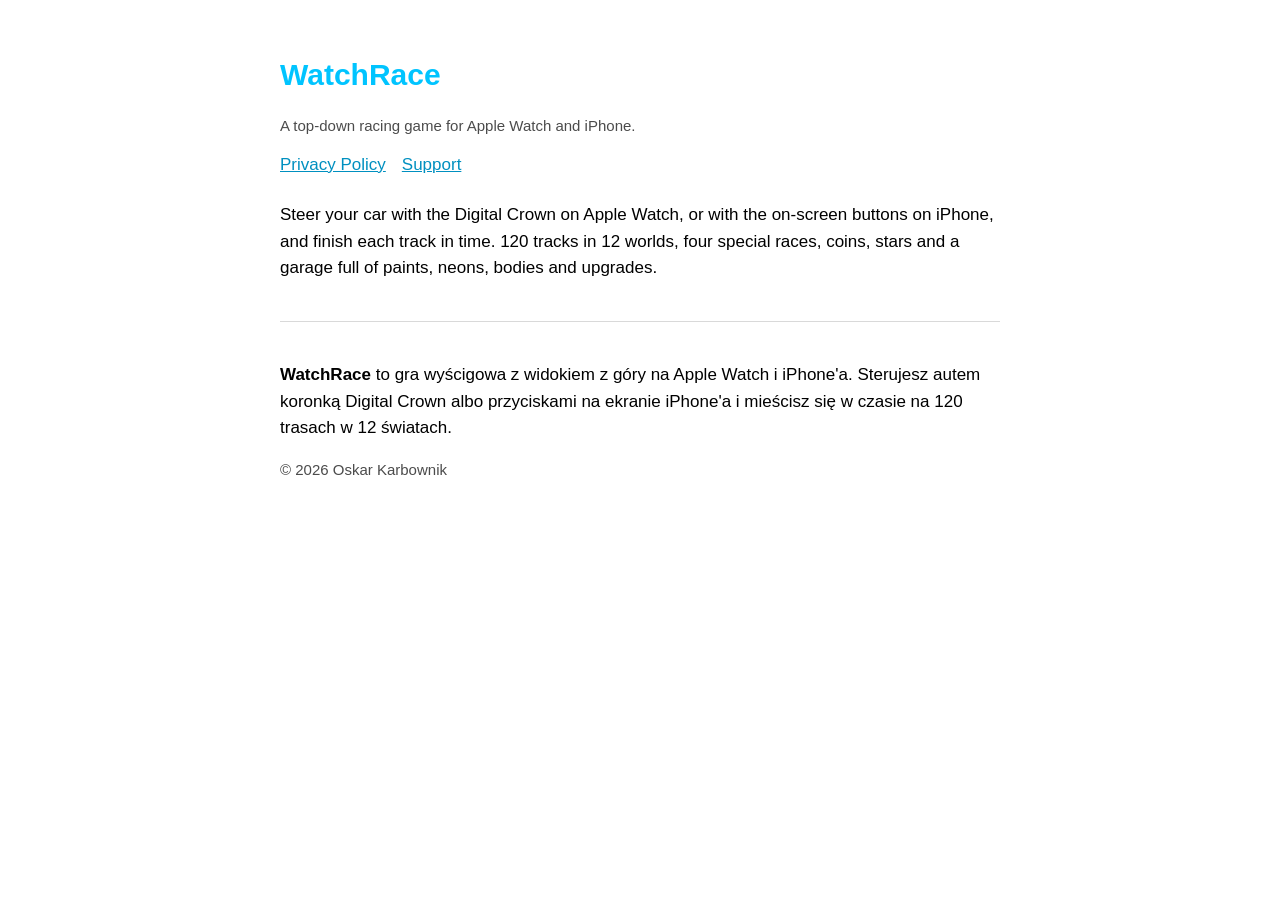
<file: index.html>
<!doctype html>
<html lang="en"><head><meta charset="utf-8"><meta name="viewport" content="width=device-width, initial-scale=1">
<title>WatchRace</title><link rel="stylesheet" href="style.css"></head>
<body>
<h1><span>WatchRace</span></h1>
<p class="muted">A top-down racing game for Apple Watch and iPhone.</p>
<nav><a href="privacy.html">Privacy Policy</a><a href="support.html">Support</a></nav>
<p>Steer your car with the Digital Crown on Apple Watch, or with the on-screen buttons on iPhone, and finish each track in time. 120 tracks in 12 worlds, four special races, coins, stars and a garage full of paints, neons, bodies and upgrades.</p>
<hr>
<p lang="pl"><strong>WatchRace</strong> to gra wyścigowa z widokiem z góry na Apple Watch i iPhone'a. Sterujesz autem koronką Digital Crown albo przyciskami na ekranie iPhone'a i mieścisz się w czasie na 120 trasach w 12 światach.</p>
<p class="muted">© 2026 Oskar Karbownik</p>
</body></html>
</file>
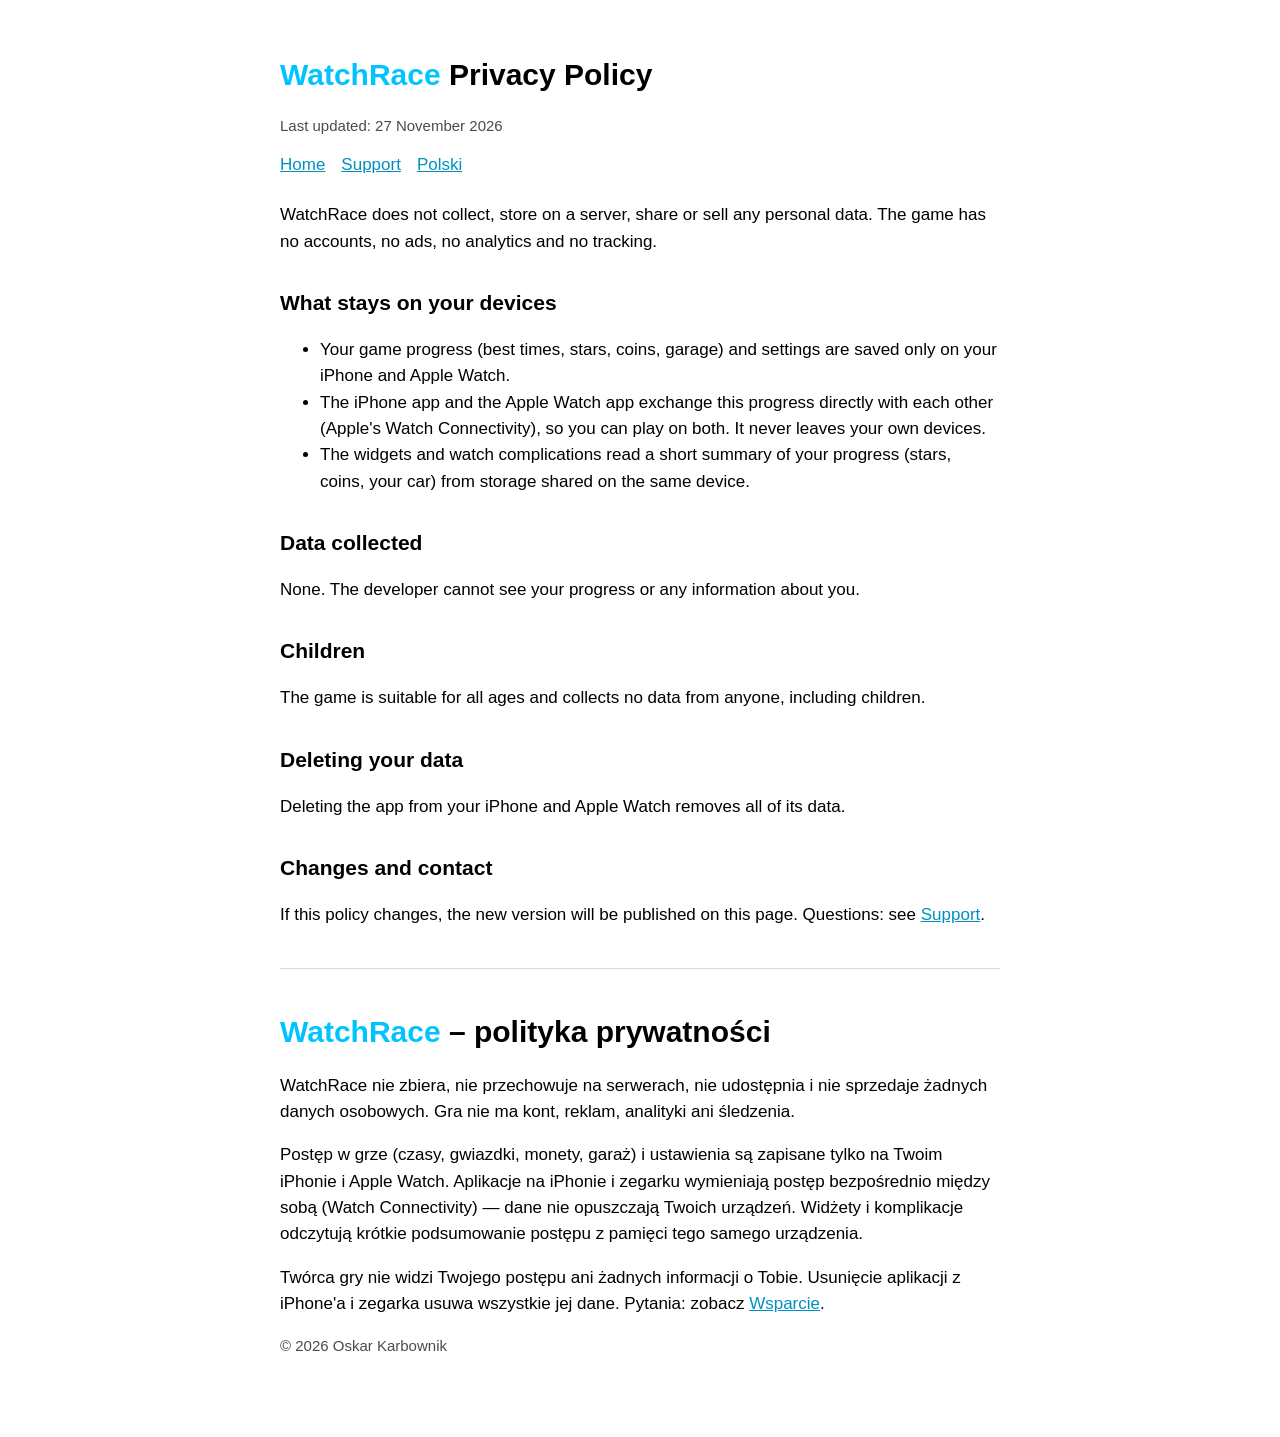
<file: privacy.html>
<!doctype html>
<html lang="en"><head><meta charset="utf-8"><meta name="viewport" content="width=device-width, initial-scale=1">
<title>WatchRace – Privacy Policy</title><link rel="stylesheet" href="style.css"></head>
<body>
<h1><span>WatchRace</span> Privacy Policy</h1>
<p class="muted">Last updated: 27 November 2026</p>
<nav><a href="index.html">Home</a><a href="support.html">Support</a><a href="#pl">Polski</a></nav>

<p>WatchRace does not collect, store on a server, share or sell any personal data. The game has no accounts, no ads, no analytics and no tracking.</p>
<h2>What stays on your devices</h2>
<ul>
<li>Your game progress (best times, stars, coins, garage) and settings are saved only on your iPhone and Apple Watch.</li>
<li>The iPhone app and the Apple Watch app exchange this progress directly with each other (Apple's Watch Connectivity), so you can play on both. It never leaves your own devices.</li>
<li>The widgets and watch complications read a short summary of your progress (stars, coins, your car) from storage shared on the same device.</li>
</ul>
<h2>Data collected</h2>
<p>None. The developer cannot see your progress or any information about you.</p>
<h2>Children</h2>
<p>The game is suitable for all ages and collects no data from anyone, including children.</p>
<h2>Deleting your data</h2>
<p>Deleting the app from your iPhone and Apple Watch removes all of its data.</p>
<h2>Changes and contact</h2>
<p>If this policy changes, the new version will be published on this page. Questions: see <a href="support.html">Support</a>.</p>

<hr>
<h1 id="pl" lang="pl"><span>WatchRace</span> – polityka prywatności</h1>
<div lang="pl">
<p>WatchRace nie zbiera, nie przechowuje na serwerach, nie udostępnia i nie sprzedaje żadnych danych osobowych. Gra nie ma kont, reklam, analityki ani śledzenia.</p>
<p>Postęp w grze (czasy, gwiazdki, monety, garaż) i ustawienia są zapisane tylko na Twoim iPhonie i Apple Watch. Aplikacje na iPhonie i zegarku wymieniają postęp bezpośrednio między sobą (Watch Connectivity) — dane nie opuszczają Twoich urządzeń. Widżety i komplikacje odczytują krótkie podsumowanie postępu z pamięci tego samego urządzenia.</p>
<p>Twórca gry nie widzi Twojego postępu ani żadnych informacji o Tobie. Usunięcie aplikacji z iPhone'a i zegarka usuwa wszystkie jej dane. Pytania: zobacz <a href="support.html">Wsparcie</a>.</p>
</div>
<p class="muted">© 2026 Oskar Karbownik</p>
</body></html>
</file>
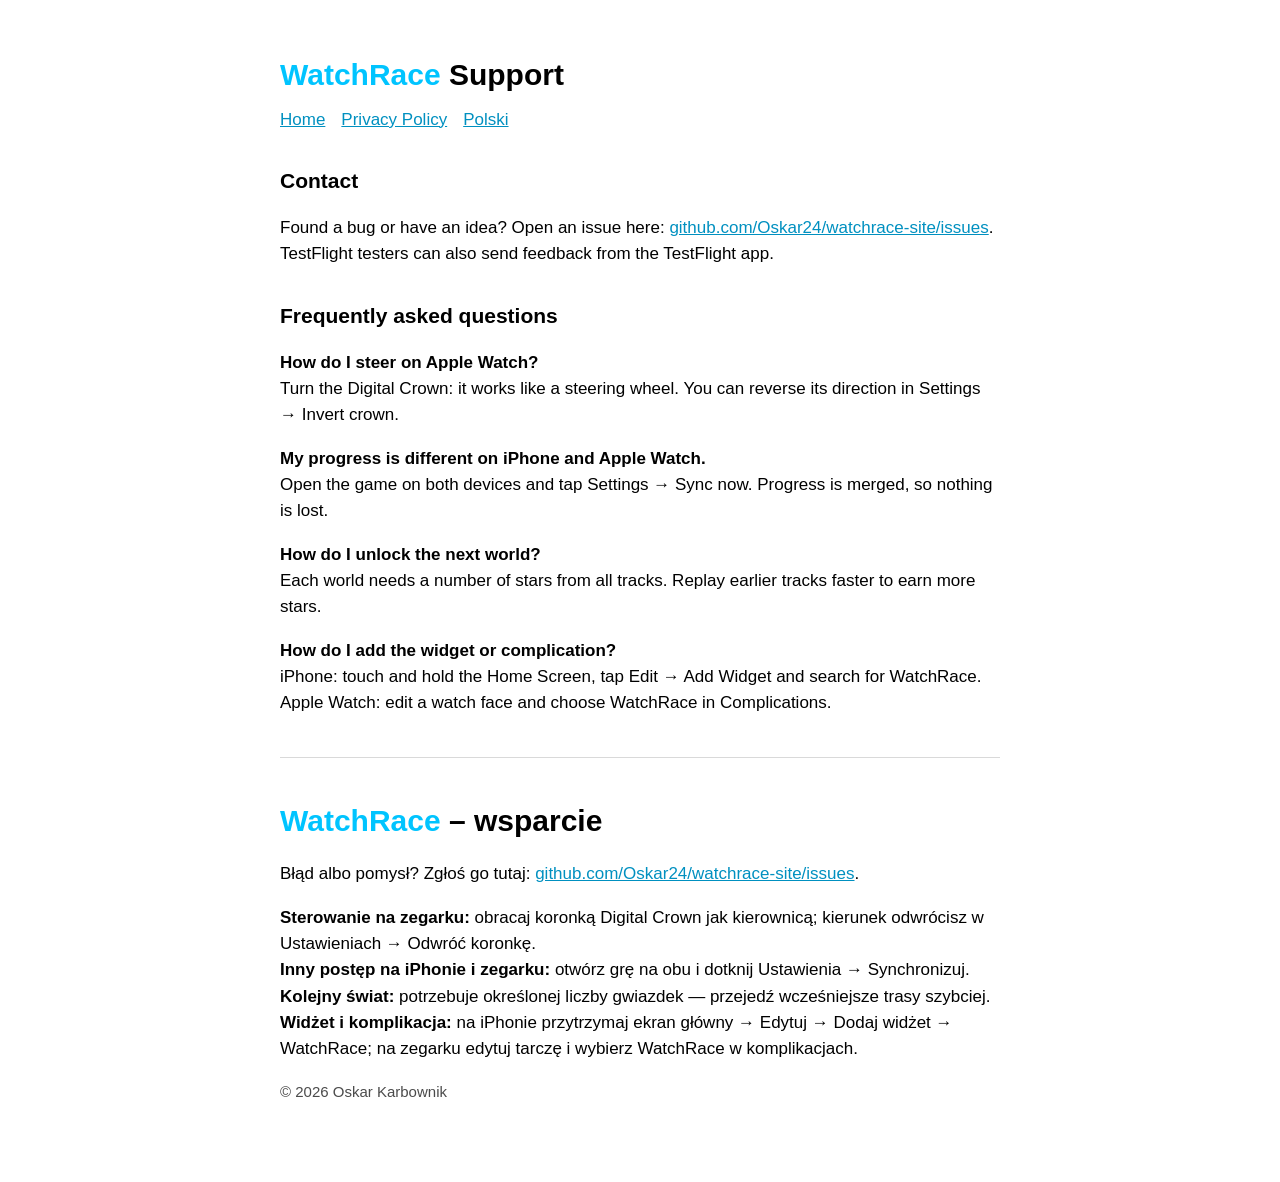
<file: support.html>
<!doctype html>
<html lang="en"><head><meta charset="utf-8"><meta name="viewport" content="width=device-width, initial-scale=1">
<title>WatchRace – Support</title><link rel="stylesheet" href="style.css"></head>
<body>
<h1><span>WatchRace</span> Support</h1>
<nav><a href="index.html">Home</a><a href="privacy.html">Privacy Policy</a><a href="#pl">Polski</a></nav>
<h2>Contact</h2>
<p>Found a bug or have an idea? Open an issue here: <a href="https://github.com/Oskar24/watchrace-site/issues">github.com/Oskar24/watchrace-site/issues</a>. TestFlight testers can also send feedback from the TestFlight app.</p>
<h2>Frequently asked questions</h2>
<p><strong>How do I steer on Apple Watch?</strong><br>Turn the Digital Crown: it works like a steering wheel. You can reverse its direction in Settings → Invert crown.</p>
<p><strong>My progress is different on iPhone and Apple Watch.</strong><br>Open the game on both devices and tap Settings → Sync now. Progress is merged, so nothing is lost.</p>
<p><strong>How do I unlock the next world?</strong><br>Each world needs a number of stars from all tracks. Replay earlier tracks faster to earn more stars.</p>
<p><strong>How do I add the widget or complication?</strong><br>iPhone: touch and hold the Home Screen, tap Edit → Add Widget and search for WatchRace. Apple Watch: edit a watch face and choose WatchRace in Complications.</p>
<hr>
<h1 id="pl" lang="pl"><span>WatchRace</span> – wsparcie</h1>
<div lang="pl">
<p>Błąd albo pomysł? Zgłoś go tutaj: <a href="https://github.com/Oskar24/watchrace-site/issues">github.com/Oskar24/watchrace-site/issues</a>.</p>
<p><strong>Sterowanie na zegarku:</strong> obracaj koronką Digital Crown jak kierownicą; kierunek odwrócisz w Ustawieniach → Odwróć koronkę.<br>
<strong>Inny postęp na iPhonie i zegarku:</strong> otwórz grę na obu i dotknij Ustawienia → Synchronizuj.<br>
<strong>Kolejny świat:</strong> potrzebuje określonej liczby gwiazdek — przejedź wcześniejsze trasy szybciej.<br>
<strong>Widżet i komplikacja:</strong> na iPhonie przytrzymaj ekran główny → Edytuj → Dodaj widżet → WatchRace; na zegarku edytuj tarczę i wybierz WatchRace w komplikacjach.</p>
</div>
<p class="muted">© 2026 Oskar Karbownik</p>
</body></html>
</file>
<file: style.css>
:root { color-scheme: light dark; --accent: #00C4FF; }
body { font: 17px/1.55 -apple-system, BlinkMacSystemFont, "Segoe UI", Roboto, sans-serif; max-width: 720px; margin: 0 auto; padding: 32px 20px 64px; }
h1 { font-size: 30px; margin-bottom: 4px; }
h1 span { color: var(--accent); }
h2 { font-size: 21px; margin-top: 32px; }
a { color: #0090c0; }
nav { margin: 8px 0 24px; display: flex; gap: 16px; flex-wrap: wrap; }
.muted { opacity: .7; font-size: 15px; }
hr { border: none; border-top: 1px solid rgba(128,128,128,.3); margin: 40px 0; }
</file>
